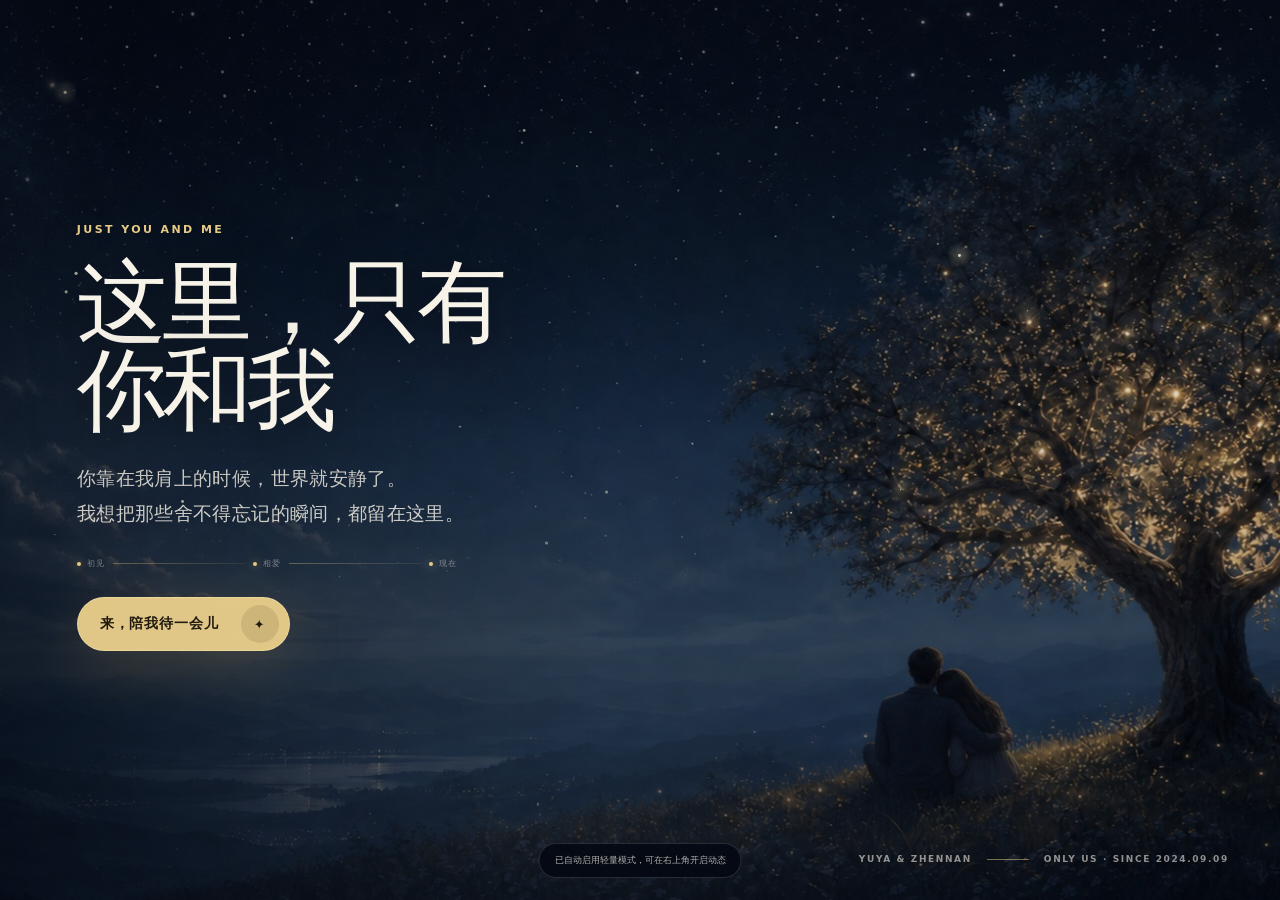
<file: index.html>
<!doctype html>
<html lang="zh-CN">
  <head>
    <meta charset="UTF-8" />
    <meta name="viewport" content="width=device-width, initial-scale=1.0" />
    <meta
      name="description"
      content="只属于我们两个人的星夜、回忆和没说完的话。"
    />
    <meta name="theme-color" content="#040915" />
    <meta name="robots" content="noindex, nofollow, noarchive" />
    <title>Yuya &amp; Zhennan · 这里只有你和我</title>
    <link
      rel="icon"
      href="data:image/svg+xml,%3Csvg xmlns='http://www.w3.org/2000/svg' viewBox='0 0 64 64'%3E%3Crect width='64' height='64' rx='18' fill='%23040915'/%3E%3Cpath d='M32 7l4.2 18.8L55 32l-18.8 6.2L32 57l-4.2-18.8L9 32l18.8-6.2L32 7z' fill='%23e9cd87'/%3E%3C/svg%3E"
    />
    <link rel="stylesheet" href="styles.css?v=20260716-1" />
  </head>
  <body>
    <div class="pointer-aura" aria-hidden="true"></div>
    <div class="transition-curtain" aria-hidden="true">
      <i></i><i></i><i></i>
      <span>✦</span>
    </div>
    <div class="scene" aria-hidden="true">
      <picture class="scene__picture">
        <source
          media="(max-width: 680px)"
          srcset="assets/star-tree-couple-mobile.jpg"
        />
        <img
          id="sceneImage"
          src="assets/star-tree-couple-desktop.jpg"
          width="1672"
          height="941"
          alt=""
          decoding="async"
          fetchpriority="high"
          loading="eager"
        />
      </picture>
      <div class="scene__grade"></div>
      <div class="scene__mist"></div>
      <canvas class="ambient-stars" id="ambientCanvas"></canvas>
      <div class="scene__grain"></div>
    </div>

    <section class="prologue" id="prologue" aria-labelledby="prologueTitle">
      <div class="prologue__content">
        <p class="eyebrow">Just you and me</p>
        <h1 id="prologueTitle">这里，只有<br />你和我</h1>
        <p class="prologue__lead">
          你靠在我肩上的时候，世界就安静了。<br />我想把那些舍不得忘记的瞬间，都留在这里。
        </p>
        <div class="prologue__coordinates" aria-hidden="true">
          <span><i></i> 初见</span>
          <b></b>
          <span><i></i> 相爱</span>
          <b></b>
          <span><i></i> 现在</span>
        </div>
        <button
          class="primary-button"
          id="enterButton"
          type="button"
        >
          <span>来，陪我待一会儿</span>
          <span class="button-star" aria-hidden="true">✦</span>
        </button>
      </div>
      <div class="prologue__signature" aria-hidden="true">
        <span>Yuya &amp; Zhennan</span>
        <i></i>
        <span>Only us · Since 2024.09.09</span>
      </div>
    </section>

    <main class="experience" id="experience" aria-label="我们的星夜">
      <header class="site-header">
        <a class="brand" href="#tonight" aria-label="回到今夜">
          <span class="brand__mark" aria-hidden="true">✦</span>
          <span class="brand__copy">
            <strong>Yuya &amp; Zhennan</strong>
            <small>Only you can see this</small>
          </span>
        </a>

        <div class="time-mark" aria-live="polite">
          <span class="time-mark__dot"></span>
          <span>相爱第 <strong data-day-count>1</strong> 天</span>
        </div>

        <div class="header-actions">
          <label class="identity-control">
            <span>我是</span>
            <select id="identitySelect" aria-label="选择本机使用者身份">
              <option value="yuya">Yuya</option>
              <option value="zhennan">Zhennan</option>
            </select>
          </label>
          <button
            class="quiet-button motion-toggle"
            id="motionToggle"
            type="button"
            aria-pressed="false"
            aria-label="切换动态效果"
          >
            <span aria-hidden="true">≈</span>
            <span class="motion-toggle__label">动态</span>
          </button>
          <button class="quiet-button logout-button" id="logoutButton" type="button">
            <span aria-hidden="true">↗</span>
            <span class="logout-button__label">退出</span>
          </button>
        </div>
      </header>

      <section class="view view--tonight is-active" id="tonight" data-view="tonight">
        <div class="tonight-copy">
          <p class="eyebrow">Only for you · <span id="todayDateLabel"></span></p>
          <h2>又想你了，<br />也更想抱你</h2>
          <p id="tonightMessage">
            如果你就在我身边，我大概不会说太多话。只会让你靠着我，再把你抱紧一点。
          </p>
          <div class="tonight-actions">
            <button class="primary-button primary-button--small" id="todayButton" type="button">
              <span>看看今晚写给你的话</span>
              <span class="button-star" aria-hidden="true">✦</span>
            </button>
            <button class="text-button" id="randomButton" type="button">
              翻一段我们的从前
              <span aria-hidden="true">↗</span>
            </button>
          </div>
        </div>

        <div class="today-orbit" aria-hidden="true">
          <span class="today-orbit__ring"></span>
          <span class="today-orbit__star">✦</span>
          <span class="today-orbit__label">DAY <b data-day-count>1</b></span>
        </div>

        <p class="scene-caption">
          <span></span>
          我喜欢你靠在我肩上，也喜欢你什么都不说地陪着我
        </p>

        <div class="tonight-fragments" aria-label="今晚的小事">
          <article>
            <span>01 / TOUCH</span>
            <strong>想让你再靠近一点</strong>
          </article>
          <article>
            <span>02 / VOICE</span>
            <strong>想听你叫我的名字</strong>
          </article>
          <article>
            <span>03 / LATER</span>
            <strong>想和你一起慢慢睡着</strong>
          </article>
        </div>
      </section>

      <section class="view view--map" id="starMap" data-view="map" aria-labelledby="mapTitle">
        <div class="map-heading">
          <p class="eyebrow">Every night we shared</p>
          <h2 id="mapTitle">我们一起走过的夜</h2>
          <p>想你、见你、拌嘴、和好，还有那些赖在一起什么都不做的日子，全都在这里。</p>
        </div>

        <div class="map-stage">
          <canvas id="mapCanvas" aria-label="按日期排列的星图"></canvas>
          <div class="map-empty" id="mapEmpty" hidden>这一年还没有星星。</div>
          <div class="map-months" id="mapMonths" aria-label="按月份浏览"></div>
          <div class="map-hint" aria-hidden="true">
            <span class="map-hint__cursor">◎</span>
            随便点一颗，看看那天的我们
          </div>
        </div>

        <div class="map-controls" aria-label="选择年份和日期">
          <button class="map-year-button" id="prevYearButton" type="button" aria-label="上一年">←</button>
          <strong id="mapYearLabel">2024</strong>
          <button class="map-year-button" id="nextYearButton" type="button" aria-label="下一年">→</button>
          <label class="date-search">
            <span>跳到日期</span>
            <input id="dateInput" type="date" />
          </label>
        </div>
      </section>

      <section
        class="view view--pulse"
        id="pulse"
        data-view="pulse"
        aria-labelledby="pulseTitle"
      >
        <div class="pulse-heading">
          <p class="eyebrow">Right here, right now</p>
          <h2 id="pulseTitle">此刻的你，<br />离我并不远</h2>
          <p>留下现在的心情，或者一句突然想说的话。下次打开这里，我们都会看见。</p>
        </div>

        <div class="pulse-layout">
          <article class="presence-card constellation-card">
            <div class="module-label"><span>01</span><b>我们的心情轨道</b></div>
            <div class="presence-pair">
              <div class="person-status">
                <span class="person-status__initial">Y</span>
                <div>
                  <strong>Yuya</strong>
                  <p data-mood-for="yuya">想你</p>
                  <small data-mood-time-for="yuya">还没有更新</small>
                </div>
              </div>
              <div class="connection-core" aria-hidden="true">
                <i></i><span>♡</span><b></b>
              </div>
              <div class="person-status person-status--right">
                <div>
                  <strong>Zhennan</strong>
                  <p data-mood-for="zhennan">想你</p>
                  <small data-mood-time-for="zhennan">还没有更新</small>
                </div>
                <span class="person-status__initial">Z</span>
              </div>
            </div>

            <div class="checkin-panel">
              <div class="person-switch" aria-label="选择是谁">
                <button class="is-selected" type="button" data-person="yuya">我是 Yuya</button>
                <button type="button" data-person="zhennan">我是 Zhennan</button>
              </div>
              <p>现在是什么心情？</p>
              <div class="mood-options">
                <button type="button" data-mood="想你">想你</button>
                <button type="button" data-mood="开心">开心</button>
                <button type="button" data-mood="平静">平静</button>
                <button type="button" data-mood="疲惫">疲惫</button>
                <button type="button" data-mood="委屈">委屈</button>
                <button type="button" data-mood="需要抱抱">需要抱抱</button>
              </div>
            </div>
          </article>

          <article class="whisper-module constellation-card">
            <div class="module-label"><span>02</span><b>只给你看的星空留言</b></div>
            <form id="whisperForm">
              <label>
                <span>是谁在说</span>
                <select id="whisperAuthor" name="author">
                  <option value="yuya">Yuya</option>
                  <option value="zhennan">Zhennan</option>
                </select>
              </label>
              <label class="whisper-input">
                <span>想说什么</span>
                <textarea id="whisperMessage" name="message" maxlength="160" placeholder="比如：今天也很想你……" required></textarea>
              </label>
              <div class="whisper-submit">
                <small><b id="whisperCount">0</b> / 160</small>
                <button type="submit"><span>把这句话变成星星</span><i>✦</i></button>
              </div>
            </form>
            <div class="whisper-list" id="whisperList" aria-live="polite">
              <p class="whisper-empty">第一句话，还在等我们写下。</p>
            </div>
          </article>

          <article class="capsule-module constellation-card">
            <div class="module-label"><span>03</span><b>还没有发生的回忆</b></div>
            <div class="capsule-track">
              <div class="capsule-item capsule-item--warm">
                <span>NEXT HUG</span>
                <h3>下一次见面</h3>
                <p>先什么都别说，让我抱够了再慢慢告诉你有多想你。</p>
                <i aria-hidden="true">01</i>
              </div>
              <div class="capsule-item capsule-item--blue">
                <span>ONE NIGHT</span>
                <h3>一起看星星</h3>
                <p>找一个真正安静的地方，躺到很晚，把愿望说给彼此听。</p>
                <i aria-hidden="true">02</i>
              </div>
              <div class="capsule-item capsule-item--rose">
                <span>SOMEDAY</span>
                <h3>我们的家</h3>
                <p>不用很大，有两个人的杯子、拖鞋，还有每天都能见到的你。</p>
                <i aria-hidden="true">03</i>
              </div>
            </div>
          </article>

          <article class="question-module constellation-card">
            <div class="module-label"><span>04</span><b>今晚只问彼此一件事</b></div>
            <blockquote id="nightQuestion">“最近哪一个瞬间，让你特别想抱抱我？”</blockquote>
            <button class="question-shuffle" id="questionShuffle" type="button">
              换一个更靠近彼此的问题 <span>↻</span>
            </button>
            <form class="question-answer-form" id="nightAnswerForm">
              <textarea
                id="nightAnswerMessage"
                maxlength="160"
                placeholder="把此刻想到的答案留在这里……"
                required
              ></textarea>
              <div>
                <small>
                  <b id="nightAnswerCount">0</b> / 160 ·
                  <span data-current-person-name>Yuya</span>
                </small>
                <button type="submit">留下回答 <span>✦</span></button>
              </div>
            </form>
            <div class="question-answer-list" id="nightAnswerList" aria-live="polite">
              <p class="question-answer-empty">今晚的第一份回答，还在等你们写下。</p>
            </div>
          </article>
        </div>
      </section>

      <section
        class="view view--memories"
        id="memories"
        data-view="memories"
        aria-labelledby="memoriesTitle"
      >
        <div class="memories-heading">
          <p class="eyebrow">The two of us</p>
          <h2 id="memoriesTitle">我舍不得忘记的我们</h2>
          <p>这里不只收着纪念日。你笑的样子、靠着我的时候，还有我们一起浪费掉的时间，我都想记住。</p>
        </div>
        <div class="memory-stats" aria-label="我们的时间">
          <article>
            <span>在一起</span>
            <strong><b data-day-count>1</b> 天</strong>
            <p>还想继续往后数</p>
          </article>
          <article>
            <span>一起经过</span>
            <strong><b data-season-count>1</b> 个季节</strong>
            <p>每一个都和以前不一样</p>
          </article>
          <article>
            <span>已经点亮</span>
            <strong><b data-memory-count>5</b> 段回忆</strong>
            <p>以后会越来越多</p>
          </article>
        </div>
        <div class="memory-rail" id="memoryRail"></div>
        <div class="everyday-notes" aria-labelledby="everydayTitle">
          <div class="everyday-notes__heading">
            <p class="eyebrow">Little things I love</p>
            <h3 id="everydayTitle">我喜欢的，都是很小的事</h3>
          </div>
          <div class="everyday-notes__grid">
            <article>
              <span>01</span>
              <p>喜欢你累了就靠过来，好像我的肩膀本来就是给你留的。</p>
            </article>
            <article>
              <span>02</span>
              <p>喜欢和你待在一起时不用找话题，安静也不会觉得尴尬。</p>
            </article>
            <article>
              <span>03</span>
              <p>喜欢你叫我名字的语气，也喜欢每次见面时忍不住靠近你。</p>
            </article>
          </div>
        </div>
      </section>

      <section
        class="view view--letter"
        id="letter"
        data-view="letter"
        aria-labelledby="letterTitle"
      >
        <div class="letter-heading">
          <p class="eyebrow">A private letter</p>
          <h2 id="letterTitle">有些话，反正只给你看</h2>
          <p>不用写得像一封正式的情书。这里只有我们两个，我就直接说了。</p>
        </div>

        <div class="letter-layout">
          <article class="love-letter">
            <div class="love-letter__meta">
              <span>TO：我最想抱住的人</span>
              <span id="letterDate"></span>
            </div>
            <h3>我是真的很喜欢你。</h3>
            <p>
              不是只喜欢那些特别浪漫的时刻。我也喜欢你困了、累了、偶尔闹脾气的样子，
              喜欢你靠在我肩上以后，整个人慢慢放松下来的感觉。
            </p>
            <p>
              我们当然不会每天都完美。有时会不开心，会说错话，也会有不知道该怎么表达的时候。
              但我还是想站在你这边，想和你好好说话，想抱着你把那些别扭慢慢解开。
            </p>
            <p>
              以后还有很多普通日子。想和你一起吃饭、散步、看电影、发呆，
              想让“下次见”慢慢变成“每天见”。
            </p>
            <footer>
              <span>一直喜欢你的人</span>
              <strong>Zhennan</strong>
            </footer>
          </article>

          <div class="letter-side">
            <article class="promise-card">
              <p class="eyebrow">Things I want with you</p>
              <h3>还想和你做很多事</h3>
              <ul id="wishList" aria-live="polite">
                <li class="is-done"><button type="button"><span>✓</span><b>找一个晚上，什么都不做，只抱着你</b></button></li>
                <li><button type="button"><span>○</span><b>一起去看真正没有灯光的星空</b></button></li>
                <li><button type="button"><span>○</span><b>把想去的地方一站一站走完</b></button></li>
                <li><button type="button"><span>○</span><b>拍很多自然又不完美的合照</b></button></li>
                <li><button type="button"><span>○</span><b>一起拥有属于我们的家</b></button></li>
              </ul>
              <form class="wish-form" id="wishForm">
                <input
                  id="wishInput"
                  type="text"
                  maxlength="80"
                  placeholder="再加一件想一起做的事"
                  required
                />
                <button type="submit" aria-label="添加愿望">＋</button>
              </form>
            </article>
            <article class="next-date-card">
              <span>距离下一次周年</span>
              <strong><b data-next-anniversary>1</b> 天</strong>
              <p>到那天，这里会再亮起一片新的星光。</p>
            </article>
          </div>
        </div>
      </section>

      <nav class="view-nav" aria-label="星夜导航">
        <button class="view-nav__button is-active" type="button" data-target="tonight" aria-current="page">
          <span aria-hidden="true">✦</span>
          <span>今夜</span>
        </button>
        <button class="view-nav__button" type="button" data-target="map">
          <span aria-hidden="true">⌁</span>
          <span>星图</span>
        </button>
        <button class="view-nav__button" type="button" data-target="memories">
          <span aria-hidden="true">□</span>
          <span>我们</span>
        </button>
        <button class="view-nav__button" type="button" data-target="pulse">
          <span aria-hidden="true">◌</span>
          <span>此刻</span>
        </button>
        <button class="view-nav__button" type="button" data-target="letter">
          <span aria-hidden="true">♡</span>
          <span>给你</span>
        </button>
      </nav>
    </main>

    <aside class="memory-sheet" id="memorySheet" aria-hidden="true" aria-labelledby="memoryTitle">
      <button class="memory-sheet__backdrop" id="memoryBackdrop" type="button" aria-label="关闭回忆"></button>
      <article class="memory-card" role="dialog" aria-modal="true">
        <header class="memory-card__header">
          <div>
          <p id="memoryKind">Only for you</p>
            <span id="memoryIndex">001 / 001</span>
          </div>
          <button class="close-button" id="closeMemoryButton" type="button" aria-label="关闭回忆">×</button>
        </header>
        <div class="memory-card__glow" aria-hidden="true"><span>✦</span></div>
        <div class="memory-card__body">
          <p class="memory-card__day" id="memoryDay">第 1 天</p>
          <h2 id="memoryTitle">我们从这里开始</h2>
          <p id="memoryMessage">从这一天起，我的以后里开始有了你。</p>
          <time id="memoryDate" datetime="2024-09-09">2024 年 9 月 9 日</time>
        </div>
        <footer class="memory-card__footer">
          <button id="previousMemoryButton" type="button">← 上一颗</button>
          <button id="nextMemoryButton" type="button">下一颗 →</button>
        </footer>
      </article>
    </aside>

    <div class="performance-note" id="performanceNote" role="status" aria-live="polite"></div>

    <script src="data/stars.js?v=20260713-2"></script>
    <script src="script.js?v=20260716-1"></script>
  </body>
</html>
</file>
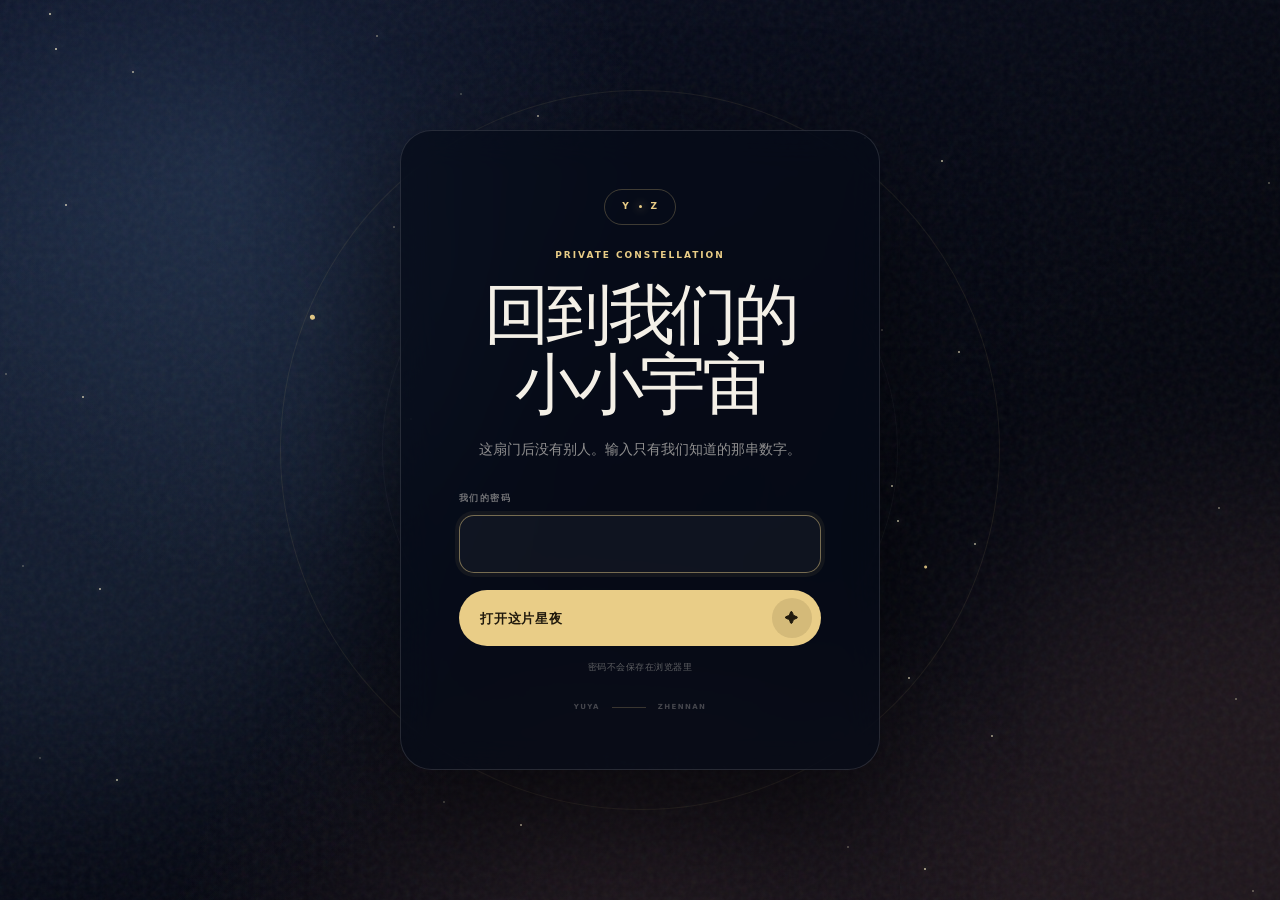
<file: login.html>
<!doctype html>
<html lang="zh-CN">
  <head>
    <meta charset="UTF-8" />
    <meta name="viewport" content="width=device-width, initial-scale=1.0" />
    <meta name="theme-color" content="#050816" />
    <meta name="robots" content="noindex, nofollow, noarchive" />
    <title>这里只有你和我 · 私密入口</title>
    <link rel="icon" href="data:image/svg+xml,%3Csvg xmlns='http://www.w3.org/2000/svg' viewBox='0 0 64 64'%3E%3Crect width='64' height='64' rx='18' fill='%23050816'/%3E%3Cpath d='M32 7l4.2 18.8L55 32l-18.8 6.2L32 57l-4.2-18.8L9 32l18.8-6.2L32 7z' fill='%23e9cd87'/%3E%3C/svg%3E" />
    <link rel="stylesheet" href="login.css?v=20260713-1" />
  </head>
  <body>
    <div class="night" aria-hidden="true">
      <div class="aurora aurora--one"></div>
      <div class="aurora aurora--two"></div>
      <div class="stars" id="loginStars"></div>
      <div class="orbit"><span></span><i></i></div>
    </div>

    <main class="login-shell">
      <section class="login-card" aria-labelledby="loginTitle">
        <div class="seal" aria-hidden="true"><span>Y</span><i></i><span>Z</span></div>
        <p class="eyebrow">PRIVATE CONSTELLATION</p>
        <h1 id="loginTitle">回到我们的<br />小小宇宙</h1>
        <p class="intro">这扇门后没有别人。输入只有我们知道的那串数字。</p>

        <form id="loginForm" novalidate>
          <label for="password">我们的密码</label>
          <div class="password-field">
            <input
              id="password"
              name="password"
              type="password"
              inputmode="numeric"
              pattern="[0-9]{8}"
              maxlength="8"
              autocomplete="current-password"
              aria-describedby="loginStatus"
              required
            />
            <span class="password-dots" aria-hidden="true">••••••••</span>
          </div>
          <button type="submit">
            <span>打开这片星夜</span>
            <i aria-hidden="true">✦</i>
          </button>
          <p class="status" id="loginStatus" role="status" aria-live="polite">密码不会保存在浏览器里</p>
        </form>

        <footer><span>YUYA</span><i></i><span>ZHENNAN</span></footer>
      </section>
    </main>
    <script src="login.js?v=20260713-3"></script>
  </body>
</html>
</file>
<file: styles.css>
:root {
  color-scheme: dark;
  --night: #040915;
  --night-soft: #091326;
  --ink: #f4f0e7;
  --ink-soft: rgba(244, 240, 231, 0.72);
  --ink-faint: rgba(244, 240, 231, 0.48);
  --gold: #e9cd87;
  --gold-bright: #fff1bd;
  --mist: #9eb5cd;
  --line: rgba(255, 255, 255, 0.14);
  --panel: rgba(5, 11, 23, 0.68);
  --ease-out: cubic-bezier(0.16, 0.8, 0.24, 1);
  font-family: "Songti SC", "STSong", "Noto Serif SC", Georgia, serif;
}

* {
  box-sizing: border-box;
}

html,
body {
  min-width: 320px;
  min-height: 100%;
  margin: 0;
}

html {
  background: var(--night);
}

body {
  min-height: 100svh;
  overflow: hidden;
  background: var(--night);
  color: var(--ink);
  -webkit-font-smoothing: antialiased;
  text-rendering: optimizeLegibility;
}

button,
input,
select,
textarea {
  font: inherit;
}

button {
  color: inherit;
}

button:focus-visible,
input:focus-visible,
select:focus-visible,
textarea:focus-visible,
a:focus-visible {
  outline: 2px solid var(--gold);
  outline-offset: 4px;
}

.scene {
  position: fixed;
  inset: 0;
  z-index: 0;
  overflow: hidden;
  background: #071021;
}

.scene__picture,
.scene__picture img,
.scene__grade,
.scene__mist,
.scene__grain,
.ambient-stars {
  position: absolute;
  inset: 0;
  width: 100%;
  height: 100%;
}

.scene__picture img {
  display: block;
  object-fit: cover;
  object-position: center center;
  transform: translate3d(var(--scene-x, 0), var(--scene-y, 0), 0) scale(1.025);
  transition: transform 2.4s var(--ease-out), filter 900ms ease;
}

.scene__grade {
  z-index: 1;
  background:
    linear-gradient(90deg, rgba(2, 6, 15, 0.68) 0%, rgba(3, 8, 18, 0.23) 48%, rgba(3, 7, 15, 0.12) 100%),
    linear-gradient(180deg, rgba(2, 5, 13, 0.24) 0%, transparent 48%, rgba(2, 6, 13, 0.34) 100%);
  transition: opacity 900ms ease, background 900ms ease;
}

.scene__mist {
  z-index: 2;
  top: auto;
  bottom: -10%;
  height: 45%;
  opacity: 0.24;
  background: radial-gradient(ellipse at 45% 60%, rgba(155, 183, 207, 0.32), transparent 62%);
  transform: translate3d(-1.5%, 0, 0) scale(1.08);
  animation: mistDrift 22s ease-in-out infinite alternate;
  pointer-events: none;
}

.ambient-stars {
  z-index: 3;
  pointer-events: none;
}

.scene__grain {
  z-index: 4;
  opacity: 0.045;
  background-image: url("data:image/svg+xml,%3Csvg viewBox='0 0 180 180' xmlns='http://www.w3.org/2000/svg'%3E%3Cfilter id='n'%3E%3CfeTurbulence type='fractalNoise' baseFrequency='.95' numOctaves='3' stitchTiles='stitch'/%3E%3C/filter%3E%3Crect width='100%25' height='100%25' filter='url(%23n)' opacity='.78'/%3E%3C/svg%3E");
  background-size: 180px 180px;
  pointer-events: none;
}

@keyframes mistDrift {
  to {
    transform: translate3d(1.5%, -1.2%, 0) scale(1.1);
  }
}

.eyebrow {
  margin: 0;
  color: var(--gold);
  font-family: Inter, "PingFang SC", system-ui, sans-serif;
  font-size: 11px;
  font-weight: 700;
  letter-spacing: 0.22em;
  line-height: 1.4;
  text-transform: uppercase;
}

.prologue,
.experience {
  position: fixed;
  inset: 0;
  z-index: 10;
}

.prologue {
  display: grid;
  align-items: center;
  padding: clamp(32px, 6vw, 96px);
  transition: opacity 1s ease, visibility 1s ease;
}

.prologue__content {
  width: min(650px, 58vw);
  padding-bottom: 3vh;
  text-shadow: 0 14px 54px rgba(0, 0, 0, 0.54);
}

.prologue h1 {
  margin: 22px 0 26px;
  color: #f7f3e9;
  font-size: clamp(58px, 7vw, 106px);
  font-weight: 400;
  letter-spacing: -0.055em;
  line-height: 0.98;
}

.prologue__lead {
  margin: 0 0 34px;
  color: rgba(244, 240, 231, 0.82);
  font-size: clamp(16px, 1.45vw, 21px);
  letter-spacing: 0.02em;
  line-height: 1.9;
}

.primary-button {
  display: inline-flex;
  align-items: center;
  justify-content: center;
  gap: 22px;
  min-height: 54px;
  padding: 0 10px 0 22px;
  border: 1px solid rgba(255, 241, 189, 0.36);
  border-radius: 999px;
  background: rgba(234, 207, 139, 0.96);
  box-shadow: 0 18px 60px rgba(228, 190, 98, 0.18);
  color: #201a0f;
  cursor: pointer;
  font-family: Inter, "PingFang SC", system-ui, sans-serif;
  font-size: 14px;
  font-weight: 700;
  letter-spacing: 0.06em;
  transition: transform 220ms var(--ease-out), box-shadow 220ms ease, background 220ms ease;
}

.primary-button:hover {
  background: var(--gold-bright);
  box-shadow: 0 22px 72px rgba(228, 190, 98, 0.28);
  transform: translateY(-2px);
}

.button-star {
  display: grid;
  width: 38px;
  height: 38px;
  place-items: center;
  border-radius: 50%;
  background: rgba(30, 23, 11, 0.1);
  font-size: 13px;
}

.primary-button--small {
  min-height: 48px;
  gap: 16px;
  font-size: 13px;
}

.primary-button--small .button-star {
  width: 34px;
  height: 34px;
}

.prologue__signature {
  position: absolute;
  right: clamp(26px, 4vw, 68px);
  bottom: clamp(24px, 4vh, 44px);
  display: flex;
  align-items: center;
  gap: 15px;
  color: rgba(244, 240, 231, 0.58);
  font-family: Inter, "PingFang SC", system-ui, sans-serif;
  font-size: 9px;
  font-weight: 600;
  letter-spacing: 0.18em;
  text-transform: uppercase;
}

.prologue__signature i {
  width: 42px;
  height: 1px;
  background: rgba(233, 205, 135, 0.5);
}

.experience {
  visibility: hidden;
  opacity: 0;
  transition: opacity 900ms ease, visibility 900ms ease;
}

body:not(.is-entered) .experience,
body:not(.is-entered) .experience * {
  pointer-events: none !important;
}

body:not(.is-entered) .experience .view {
  visibility: hidden;
}

body.is-entered .prologue {
  visibility: hidden;
  opacity: 0;
  pointer-events: none;
}

body.is-entered .experience {
  visibility: visible;
  opacity: 1;
}

body.is-entered .scene__picture img {
  transform: translate3d(var(--scene-x, 0), var(--scene-y, 0), 0) scale(1.04);
}

.pointer-aura {
  position: fixed;
  left: 0;
  top: 0;
  z-index: 6;
  width: 420px;
  height: 420px;
  border-radius: 50%;
  opacity: 0;
  background: radial-gradient(circle, rgba(238, 210, 141, 0.075), transparent 67%);
  pointer-events: none;
  transform: translate3d(calc(var(--pointer-x, 50vw) - 50%), calc(var(--pointer-y, 50vh) - 50%), 0);
  transition: opacity 500ms ease;
  will-change: transform;
}

body.is-entered:not(.is-motion-off) .pointer-aura {
  opacity: 1;
}

.transition-curtain {
  position: fixed;
  inset: 0;
  z-index: 200;
  display: grid;
  grid-template-columns: repeat(3, 1fr);
  visibility: hidden;
  pointer-events: none;
}

.transition-curtain i {
  display: block;
  background: #050916;
  transform: scaleY(0);
  transform-origin: bottom;
}

.transition-curtain > span {
  position: absolute;
  left: 50%;
  top: 50%;
  color: var(--gold-bright);
  font-size: 20px;
  opacity: 0;
  text-shadow: 0 0 36px var(--gold);
  transform: translate(-50%, -50%) scale(0.4) rotate(-30deg);
}

body.is-entering .transition-curtain {
  visibility: visible;
}

body.is-entering .transition-curtain i {
  animation: curtainPanel 1.15s var(--ease-out) both;
}

body.is-entering .transition-curtain i:nth-child(2) { animation-delay: 70ms; }
body.is-entering .transition-curtain i:nth-child(3) { animation-delay: 140ms; }

body.is-entering .transition-curtain > span {
  animation: curtainStar 1.12s ease both;
}

body.is-entering .prologue__content {
  opacity: 0;
  transform: translateY(-14px);
  transition: opacity 400ms ease, transform 500ms ease;
}

@keyframes curtainPanel {
  0% { transform: scaleY(0); transform-origin: bottom; }
  42%, 55% { transform: scaleY(1); transform-origin: bottom; }
  56% { transform-origin: top; }
  100% { transform: scaleY(0); transform-origin: top; }
}

@keyframes curtainStar {
  0%, 25% { opacity: 0; transform: translate(-50%, -50%) scale(0.4) rotate(-30deg); }
  47%, 58% { opacity: 1; transform: translate(-50%, -50%) scale(1.2) rotate(0); }
  100% { opacity: 0; transform: translate(-50%, -50%) scale(0.6) rotate(35deg); }
}

.prologue__coordinates {
  display: flex;
  width: min(380px, 100%);
  align-items: center;
  gap: 8px;
  margin: -7px 0 28px;
  color: rgba(244, 240, 231, 0.46);
  font-family: Inter, "PingFang SC", system-ui, sans-serif;
  font-size: 8px;
  letter-spacing: 0.14em;
}

.prologue__coordinates span {
  display: inline-flex;
  align-items: center;
  gap: 6px;
  white-space: nowrap;
}

.prologue__coordinates span i {
  width: 4px;
  height: 4px;
  border-radius: 50%;
  background: var(--gold);
  box-shadow: 0 0 10px var(--gold);
}

.prologue__coordinates b {
  flex: 1;
  height: 1px;
  overflow: hidden;
  background: linear-gradient(90deg, rgba(233, 205, 135, 0.35), rgba(233, 205, 135, 0.08));
  font-weight: 400;
}

.site-header {
  position: absolute;
  top: 0;
  left: 0;
  right: 0;
  z-index: 30;
  display: grid;
  grid-template-columns: 1fr auto 1fr;
  align-items: center;
  min-height: 92px;
  padding: 18px clamp(22px, 4vw, 64px);
  font-family: Inter, "PingFang SC", system-ui, sans-serif;
}

.brand {
  display: inline-flex;
  align-items: center;
  gap: 12px;
  width: max-content;
  color: var(--ink);
  text-decoration: none;
}

.brand__mark {
  display: grid;
  width: 35px;
  height: 35px;
  place-items: center;
  border: 1px solid rgba(233, 205, 135, 0.26);
  border-radius: 50%;
  background: rgba(3, 9, 19, 0.38);
  color: var(--gold);
  box-shadow: 0 0 30px rgba(233, 205, 135, 0.12);
  font-size: 11px;
}

.brand__copy {
  display: grid;
  gap: 3px;
}

.brand__copy strong {
  font-size: 11px;
  font-weight: 700;
  letter-spacing: 0.09em;
}

.brand__copy small {
  color: var(--ink-faint);
  font-size: 8px;
  font-weight: 600;
  letter-spacing: 0.18em;
  text-transform: uppercase;
}

.time-mark {
  display: inline-flex;
  align-items: center;
  gap: 10px;
  color: rgba(244, 240, 231, 0.7);
  font-size: 11px;
  letter-spacing: 0.1em;
}

.time-mark strong {
  color: var(--ink);
  font-weight: 700;
}

.time-mark__dot {
  width: 4px;
  height: 4px;
  border-radius: 50%;
  background: var(--gold);
  box-shadow: 0 0 12px var(--gold);
}

.quiet-button {
  display: inline-flex;
  align-items: center;
  justify-self: end;
  gap: 8px;
  min-height: 36px;
  padding: 0 13px;
  border: 1px solid var(--line);
  border-radius: 999px;
  background: rgba(3, 9, 19, 0.34);
  color: rgba(244, 240, 231, 0.7);
  cursor: pointer;
  font-size: 10px;
  letter-spacing: 0.1em;
}

.quiet-button[aria-pressed="true"] {
  color: var(--gold);
}

.header-actions {
  display: flex;
  align-items: center;
  justify-self: end;
  gap: 7px;
}

.identity-control {
  display: inline-flex;
  min-height: 36px;
  align-items: center;
  gap: 7px;
  padding: 0 8px 0 12px;
  border: 1px solid var(--line);
  border-radius: 999px;
  background: rgba(3, 9, 19, 0.34);
  color: var(--ink-faint);
  font-size: 8px;
  letter-spacing: 0.1em;
}

.identity-control select {
  min-width: 76px;
  height: 26px;
  padding: 0 22px 0 9px;
  border: 0;
  border-radius: 999px;
  outline: none;
  background: rgba(233, 205, 135, 0.1);
  color: var(--gold-bright);
  color-scheme: dark;
  font-size: 9px;
}

.logout-button:disabled {
  cursor: wait;
  opacity: 0.5;
}

.view {
  position: absolute;
  inset: 0;
  z-index: 10;
  visibility: hidden;
  opacity: 0;
  transform: translateY(16px);
  transition: opacity 520ms ease, transform 700ms var(--ease-out), visibility 520ms ease;
  pointer-events: none;
}

.view.is-active {
  visibility: visible;
  opacity: 1;
  transform: translateY(0);
  pointer-events: auto;
}

.view--tonight {
  display: flex;
  align-items: center;
  padding: 104px clamp(24px, 6vw, 92px) 104px;
}

.tonight-copy {
  width: min(560px, 47vw);
  margin-top: -2vh;
  text-shadow: 0 14px 56px rgba(0, 0, 0, 0.62);
}

.tonight-copy h2 {
  margin: 18px 0 20px;
  font-size: clamp(50px, 5.7vw, 88px);
  font-weight: 400;
  letter-spacing: -0.055em;
  line-height: 1.02;
}

.tonight-copy > p:not(.eyebrow) {
  max-width: 500px;
  margin: 0;
  color: rgba(244, 240, 231, 0.76);
  font-size: clamp(15px, 1.25vw, 18px);
  letter-spacing: 0.025em;
  line-height: 1.85;
}

.tonight-actions {
  display: flex;
  align-items: center;
  gap: 22px;
  margin-top: 30px;
}

.text-button {
  display: inline-flex;
  align-items: center;
  gap: 10px;
  padding: 10px 2px;
  border: 0;
  border-bottom: 1px solid rgba(244, 240, 231, 0.28);
  background: transparent;
  color: rgba(244, 240, 231, 0.74);
  cursor: pointer;
  font-family: Inter, "PingFang SC", system-ui, sans-serif;
  font-size: 11px;
  letter-spacing: 0.08em;
  transition: border-color 180ms ease, color 180ms ease;
}

.text-button:hover {
  border-color: var(--gold);
  color: var(--gold-bright);
}

.today-orbit {
  position: absolute;
  top: 24%;
  left: 65%;
  width: 150px;
  height: 150px;
  color: var(--gold-bright);
  transform: translate(-50%, -50%);
  pointer-events: none;
}

.today-orbit__ring {
  position: absolute;
  inset: 16px;
  border: 1px solid rgba(255, 239, 183, 0.2);
  border-radius: 50%;
  box-shadow: 0 0 70px rgba(239, 204, 116, 0.1), inset 0 0 44px rgba(239, 204, 116, 0.06);
  animation: orbitBreath 4.8s ease-in-out infinite;
}

.today-orbit__ring::before,
.today-orbit__ring::after {
  content: "";
  position: absolute;
  inset: 22px;
  border: 1px solid rgba(255, 255, 255, 0.08);
  border-radius: inherit;
}

.today-orbit__ring::after {
  inset: 47px;
  background: rgba(255, 239, 183, 0.18);
  border: 0;
  box-shadow: 0 0 28px rgba(255, 235, 163, 0.5);
}

.today-orbit__star {
  position: absolute;
  left: 50%;
  top: 50%;
  font-size: 14px;
  text-shadow: 0 0 22px var(--gold-bright);
  transform: translate(-50%, -50%);
}

.today-orbit__label {
  position: absolute;
  left: 50%;
  bottom: -7px;
  color: rgba(244, 240, 231, 0.56);
  font-family: Inter, system-ui, sans-serif;
  font-size: 8px;
  letter-spacing: 0.2em;
  transform: translateX(-50%);
  white-space: nowrap;
}

@keyframes orbitBreath {
  50% {
    opacity: 0.7;
    transform: scale(1.06);
  }
}

.scene-caption {
  position: absolute;
  left: clamp(24px, 6vw, 92px);
  bottom: 38px;
  display: flex;
  align-items: center;
  gap: 12px;
  margin: 0;
  color: rgba(244, 240, 231, 0.44);
  font-family: Inter, "PingFang SC", system-ui, sans-serif;
  font-size: 9px;
  letter-spacing: 0.12em;
}

.scene-caption span {
  width: 34px;
  height: 1px;
  background: rgba(233, 205, 135, 0.42);
}

.tonight-fragments {
  position: absolute;
  right: clamp(24px, 4vw, 64px);
  top: 115px;
  display: grid;
  width: min(270px, 23vw);
  gap: 8px;
}

.tonight-fragments article {
  position: relative;
  display: grid;
  gap: 5px;
  min-height: 72px;
  align-content: center;
  padding: 14px 17px;
  overflow: hidden;
  border: 1px solid rgba(255, 255, 255, 0.09);
  border-radius: 15px;
  background: rgba(4, 10, 21, 0.34);
  backdrop-filter: blur(8px);
  transition: border-color 200ms ease, transform 300ms var(--ease-out), background 200ms ease;
}

.tonight-fragments article::after {
  content: "";
  position: absolute;
  right: -30px;
  top: -30px;
  width: 74px;
  height: 74px;
  border: 1px solid rgba(233, 205, 135, 0.1);
  border-radius: 50%;
}

.tonight-fragments article:hover {
  border-color: rgba(233, 205, 135, 0.25);
  background: rgba(8, 16, 31, 0.54);
  transform: translateX(-5px);
}

.tonight-fragments span {
  color: var(--gold);
  font-family: Inter, system-ui, sans-serif;
  font-size: 7px;
  letter-spacing: 0.17em;
}

.tonight-fragments strong {
  font-size: 12px;
  font-weight: 400;
}

.view-nav {
  position: absolute;
  right: clamp(24px, 4vw, 64px);
  bottom: 30px;
  z-index: 40;
  display: flex;
  align-items: center;
  gap: 5px;
  padding: 5px;
  border: 1px solid rgba(255, 255, 255, 0.12);
  border-radius: 999px;
  background: rgba(3, 8, 18, 0.54);
  box-shadow: 0 18px 60px rgba(0, 0, 0, 0.24);
  font-family: Inter, "PingFang SC", system-ui, sans-serif;
  backdrop-filter: blur(12px);
}

.view-nav__button {
  display: inline-flex;
  align-items: center;
  gap: 7px;
  min-height: 37px;
  padding: 0 13px;
  border: 0;
  border-radius: 999px;
  background: transparent;
  color: rgba(244, 240, 231, 0.52);
  cursor: pointer;
  font-size: 10px;
  letter-spacing: 0.08em;
  transition: background 200ms ease, color 200ms ease;
}

.view-nav__button.is-active {
  background: rgba(233, 205, 135, 0.15);
  color: var(--gold-bright);
}

.view--map,
.view--memories,
.view--pulse,
.view--letter {
  padding: 112px clamp(24px, 5vw, 76px) 104px;
  overflow: auto;
  background: linear-gradient(180deg, rgba(2, 6, 14, 0.68), rgba(3, 8, 17, 0.83));
}

body.view-map .scene__picture img,
body.view-memories .scene__picture img,
body.view-pulse .scene__picture img,
body.view-letter .scene__picture img {
  filter: brightness(0.5) saturate(0.76);
  transform: translate3d(var(--scene-x, 0), var(--scene-y, 0), 0) scale(1.055);
}

body.view-map .scene__grade,
body.view-memories .scene__grade,
body.view-pulse .scene__grade,
body.view-letter .scene__grade {
  opacity: 0.72;
}

.map-heading,
.memories-heading,
.pulse-heading,
.letter-heading {
  position: relative;
  z-index: 3;
  max-width: 620px;
}

.map-heading h2,
.memories-heading h2,
.pulse-heading h2,
.letter-heading h2 {
  margin: 12px 0 10px;
  font-size: clamp(38px, 4.2vw, 64px);
  font-weight: 400;
  letter-spacing: -0.045em;
  line-height: 1.05;
}

.map-heading > p:not(.eyebrow),
.memories-heading > p:not(.eyebrow),
.pulse-heading > p:not(.eyebrow),
.letter-heading > p:not(.eyebrow) {
  margin: 0;
  color: var(--ink-soft);
  font-size: 14px;
  line-height: 1.8;
}

.map-stage {
  position: absolute;
  inset: 92px clamp(24px, 5vw, 76px) 86px 32%;
  overflow: hidden;
  border: 1px solid rgba(255, 255, 255, 0.1);
  border-radius: 30px;
  background:
    radial-gradient(ellipse at 50% 50%, rgba(48, 74, 110, 0.16), transparent 64%),
    rgba(2, 7, 16, 0.28);
}

#mapCanvas {
  position: absolute;
  inset: 0;
  width: 100%;
  height: 100%;
  cursor: crosshair;
}

.map-months {
  position: absolute;
  inset: 18px;
  pointer-events: none;
}

.month-marker {
  position: absolute;
  min-width: 64px;
  padding: 6px 10px;
  border: 1px solid rgba(255, 255, 255, 0.08);
  border-radius: 999px;
  background: rgba(3, 9, 20, 0.5);
  color: rgba(244, 240, 231, 0.5);
  cursor: pointer;
  font-family: Inter, "PingFang SC", system-ui, sans-serif;
  font-size: 8px;
  letter-spacing: 0.13em;
  pointer-events: auto;
  transform: translate(-50%, -50%);
  transition: border-color 180ms ease, color 180ms ease, background 180ms ease;
}

.month-marker:hover,
.month-marker.is-current {
  border-color: rgba(233, 205, 135, 0.35);
  background: rgba(233, 205, 135, 0.1);
  color: var(--gold-bright);
}

.map-hint {
  position: absolute;
  left: 22px;
  bottom: 18px;
  display: flex;
  align-items: center;
  gap: 8px;
  color: rgba(244, 240, 231, 0.34);
  font-family: Inter, "PingFang SC", system-ui, sans-serif;
  font-size: 8px;
  letter-spacing: 0.12em;
}

.map-hint__cursor {
  color: var(--gold);
}

.map-empty {
  position: absolute;
  left: 50%;
  top: 50%;
  color: var(--ink-faint);
  font-size: 13px;
  transform: translate(-50%, -50%);
}

.map-controls {
  position: absolute;
  left: clamp(24px, 5vw, 76px);
  bottom: 118px;
  z-index: 4;
  display: grid;
  grid-template-columns: 34px auto 34px;
  align-items: center;
  gap: 10px;
  font-family: Inter, "PingFang SC", system-ui, sans-serif;
}

.map-controls > strong {
  min-width: 78px;
  color: var(--gold-bright);
  font-size: 18px;
  letter-spacing: 0.08em;
  text-align: center;
}

.map-year-button {
  width: 34px;
  height: 34px;
  border: 1px solid var(--line);
  border-radius: 50%;
  background: rgba(255, 255, 255, 0.04);
  cursor: pointer;
}

.map-year-button:disabled {
  opacity: 0.25;
  cursor: default;
}

.date-search {
  grid-column: 1 / -1;
  display: grid;
  gap: 7px;
  margin-top: 10px;
  color: var(--ink-faint);
  font-size: 8px;
  letter-spacing: 0.13em;
  text-transform: uppercase;
}

.date-search input {
  width: 178px;
  min-height: 40px;
  padding: 0 12px;
  border: 1px solid var(--line);
  border-radius: 11px;
  background: rgba(3, 9, 20, 0.56);
  color: var(--ink);
  color-scheme: dark;
  font-size: 11px;
}

.view--memories {
  overflow-x: hidden;
  padding-bottom: 150px;
}

.memory-stats {
  display: grid;
  grid-template-columns: repeat(3, minmax(0, 1fr));
  gap: 12px;
  width: min(720px, 66vw);
  margin-top: 30px;
}

.memory-stats article {
  display: grid;
  min-height: 104px;
  align-content: center;
  gap: 6px;
  padding: 18px 20px;
  border: 1px solid rgba(255, 255, 255, 0.1);
  border-radius: 18px;
  background: rgba(7, 15, 29, 0.62);
  font-family: Inter, "PingFang SC", system-ui, sans-serif;
}

.memory-stats article:nth-child(2) {
  background: linear-gradient(145deg, rgba(90, 63, 56, 0.58), rgba(23, 25, 38, 0.76));
}

.memory-stats article:nth-child(3) {
  background: linear-gradient(145deg, rgba(45, 72, 77, 0.52), rgba(13, 24, 35, 0.78));
}

.memory-stats span {
  color: var(--ink-faint);
  font-size: 8px;
  letter-spacing: 0.14em;
}

.memory-stats strong {
  color: var(--ink);
  font-size: 20px;
  font-weight: 500;
}

.memory-stats strong b {
  color: var(--gold-bright);
  font-size: 25px;
  font-weight: 500;
}

.memory-stats p {
  margin: 0;
  color: rgba(244, 240, 231, 0.38);
  font-size: 8px;
  letter-spacing: 0.05em;
}

.memory-rail {
  display: grid;
  grid-auto-columns: minmax(260px, 30vw);
  grid-auto-flow: column;
  gap: 18px;
  width: calc(100% + clamp(24px, 5vw, 76px));
  margin-top: 30px;
  padding: 0 clamp(24px, 5vw, 76px) 24px 0;
  overflow-x: auto;
  overscroll-behavior-inline: contain;
  scroll-snap-type: x proximity;
  scrollbar-width: thin;
}

.chapter-card {
  position: relative;
  min-height: 320px;
  padding: 24px;
  overflow: hidden;
  border: 1px solid rgba(255, 255, 255, 0.12);
  border-radius: 24px;
  background: linear-gradient(160deg, rgba(24, 38, 58, 0.72), rgba(4, 10, 21, 0.82));
  cursor: pointer;
  scroll-snap-align: start;
  text-align: left;
  transition: border-color 220ms ease, transform 300ms var(--ease-out), background 220ms ease;
}

.chapter-card:hover {
  border-color: rgba(233, 205, 135, 0.38);
  background: linear-gradient(160deg, rgba(31, 48, 72, 0.78), rgba(5, 12, 25, 0.9));
  transform: translateY(-5px);
}

.chapter-card__number {
  color: var(--gold);
  font-family: Inter, system-ui, sans-serif;
  font-size: 9px;
  font-weight: 700;
  letter-spacing: 0.18em;
}

.chapter-card__star {
  position: absolute;
  right: 22px;
  top: 20px;
  color: var(--gold-bright);
  text-shadow: 0 0 22px rgba(255, 235, 166, 0.72);
}

.chapter-card__content {
  position: absolute;
  left: 24px;
  right: 24px;
  bottom: 24px;
}

.chapter-card h3 {
  margin: 0 0 10px;
  color: var(--ink);
  font-size: clamp(26px, 2.4vw, 38px);
  font-weight: 400;
  letter-spacing: -0.035em;
  line-height: 1.14;
}

.chapter-card p {
  display: -webkit-box;
  margin: 0 0 18px;
  overflow: hidden;
  color: var(--ink-soft);
  font-size: 12px;
  line-height: 1.7;
  -webkit-box-orient: vertical;
  -webkit-line-clamp: 2;
}

.chapter-card time {
  color: var(--ink-faint);
  font-family: Inter, "PingFang SC", system-ui, sans-serif;
  font-size: 8px;
  letter-spacing: 0.12em;
}

.everyday-notes {
  width: min(1100px, 100%);
  margin-top: 56px;
}

.everyday-notes__heading h3 {
  max-width: 620px;
  margin: 12px 0 0;
  font-size: clamp(32px, 3.6vw, 52px);
  font-weight: 400;
  letter-spacing: -0.045em;
  line-height: 1.12;
}

.everyday-notes__grid {
  display: grid;
  grid-template-columns: repeat(3, minmax(0, 1fr));
  gap: 14px;
  margin-top: 24px;
}

.everyday-notes__grid article {
  min-height: 210px;
  padding: 24px;
  border-radius: 22px;
  background: #d7c6ad;
  color: #172033;
}

.everyday-notes__grid article:nth-child(2) {
  background: #9db0b9;
}

.everyday-notes__grid article:nth-child(3) {
  background: #b69591;
}

.everyday-notes__grid span {
  display: block;
  margin-bottom: 76px;
  font-family: Inter, system-ui, sans-serif;
  font-size: 9px;
  font-weight: 700;
  letter-spacing: 0.16em;
}

.everyday-notes__grid p {
  margin: 0;
  font-size: clamp(17px, 1.55vw, 22px);
  line-height: 1.55;
}

.view--pulse {
  overflow-x: hidden;
  padding-bottom: 142px;
}

.pulse-heading {
  max-width: 760px;
}

.pulse-layout {
  display: grid;
  grid-template-columns: repeat(12, minmax(0, 1fr));
  gap: 16px;
  width: min(1180px, 100%);
  margin-top: 34px;
}

.constellation-card {
  position: relative;
  overflow: hidden;
  border: 1px solid rgba(255, 255, 255, 0.1);
  border-radius: 26px;
  background: rgba(6, 13, 27, 0.76);
  box-shadow: 0 26px 70px rgba(0, 0, 0, 0.15);
}

.constellation-card::before {
  content: "";
  position: absolute;
  right: -130px;
  top: -160px;
  width: 330px;
  height: 330px;
  border: 1px solid rgba(233, 205, 135, 0.07);
  border-radius: 50%;
  pointer-events: none;
}

.constellation-card::after {
  content: "";
  position: absolute;
  right: 38px;
  top: 46px;
  width: 4px;
  height: 4px;
  border-radius: 50%;
  background: var(--gold);
  box-shadow: 0 0 18px var(--gold), -72px 54px 0 -1px rgba(233, 205, 135, 0.55), -145px 8px 0 -1px rgba(255, 255, 255, 0.38);
  pointer-events: none;
}

.module-label {
  position: relative;
  z-index: 2;
  display: flex;
  align-items: center;
  gap: 10px;
  font-family: Inter, "PingFang SC", system-ui, sans-serif;
}

.module-label span {
  display: grid;
  width: 29px;
  height: 29px;
  place-items: center;
  border: 1px solid rgba(233, 205, 135, 0.24);
  border-radius: 50%;
  color: var(--gold);
  font-size: 7px;
}

.module-label b {
  color: rgba(244, 240, 231, 0.58);
  font-size: 9px;
  font-weight: 600;
  letter-spacing: 0.13em;
}

.presence-card {
  grid-column: span 7;
  min-height: 390px;
  padding: 26px;
  background:
    radial-gradient(circle at 50% 32%, rgba(94, 123, 155, 0.16), transparent 38%),
    rgba(6, 13, 27, 0.78);
}

.presence-pair {
  position: relative;
  z-index: 2;
  display: grid;
  grid-template-columns: 1fr 110px 1fr;
  align-items: center;
  min-height: 180px;
  padding-top: 14px;
}

.person-status {
  display: flex;
  align-items: center;
  gap: 12px;
}

.person-status--right {
  justify-content: flex-end;
  text-align: right;
}

.person-status__initial {
  display: grid;
  width: 52px;
  height: 52px;
  flex: 0 0 auto;
  place-items: center;
  border: 1px solid rgba(255, 255, 255, 0.15);
  border-radius: 50%;
  background: linear-gradient(145deg, rgba(210, 188, 145, 0.18), rgba(255, 255, 255, 0.025));
  color: var(--gold-bright);
  font-family: Georgia, serif;
  font-size: 20px;
}

.person-status strong {
  font-family: Inter, system-ui, sans-serif;
  font-size: 11px;
  letter-spacing: 0.1em;
}

.person-status p {
  margin: 6px 0 0;
  color: var(--gold);
  font-size: 13px;
}

.person-status small {
  display: block;
  margin-top: 4px;
  color: rgba(244, 240, 231, 0.3);
  font-family: Inter, "PingFang SC", system-ui, sans-serif;
  font-size: 7px;
  letter-spacing: 0.04em;
}

.connection-core {
  position: relative;
  display: grid;
  width: 92px;
  height: 92px;
  place-self: center;
  place-items: center;
  border: 1px solid rgba(233, 205, 135, 0.16);
  border-radius: 50%;
}

.connection-core::before,
.connection-core::after {
  content: "";
  position: absolute;
  top: 50%;
  width: 70px;
  height: 1px;
  background: linear-gradient(90deg, transparent, rgba(233, 205, 135, 0.32));
}

.connection-core::before { right: 100%; }
.connection-core::after { left: 100%; transform: rotate(180deg); }

.connection-core i,
.connection-core b {
  position: absolute;
  inset: 14px;
  border: 1px solid rgba(255, 255, 255, 0.08);
  border-radius: 50%;
  animation: connectionPulse 3.6s ease-in-out infinite;
}

.connection-core b {
  inset: 29px;
  background: rgba(233, 205, 135, 0.12);
  border: 0;
  box-shadow: 0 0 28px rgba(233, 205, 135, 0.18);
  animation-delay: -1.2s;
}

.connection-core span {
  position: relative;
  z-index: 2;
  color: var(--gold-bright);
  font-size: 17px;
  text-shadow: 0 0 20px var(--gold);
}

@keyframes connectionPulse {
  50% { opacity: 0.5; transform: scale(1.12); }
}

.checkin-panel {
  position: relative;
  z-index: 2;
  padding: 19px;
  border: 1px solid rgba(255, 255, 255, 0.08);
  border-radius: 18px;
  background: rgba(255, 255, 255, 0.025);
}

.person-switch {
  display: flex;
  gap: 6px;
}

.person-switch button,
.mood-options button {
  border: 1px solid rgba(255, 255, 255, 0.1);
  border-radius: 999px;
  background: transparent;
  color: rgba(244, 240, 231, 0.52);
  cursor: pointer;
  font-family: Inter, "PingFang SC", system-ui, sans-serif;
  transition: color 180ms ease, border-color 180ms ease, background 180ms ease, transform 180ms ease;
}

.person-switch button {
  min-height: 30px;
  padding: 0 12px;
  font-size: 8px;
}

.person-switch button.is-selected,
.mood-options button:hover,
.mood-options button.is-selected {
  border-color: rgba(233, 205, 135, 0.32);
  background: rgba(233, 205, 135, 0.1);
  color: var(--gold-bright);
}

.checkin-panel > p {
  margin: 15px 0 10px;
  color: var(--ink-faint);
  font-size: 10px;
}

.mood-options {
  display: flex;
  flex-wrap: wrap;
  gap: 7px;
}

.mood-options button {
  min-height: 32px;
  padding: 0 13px;
  font-size: 10px;
}

.mood-options button:active { transform: scale(0.96); }

.whisper-module {
  grid-column: span 5;
  min-height: 390px;
  padding: 26px;
  background: linear-gradient(155deg, rgba(75, 56, 66, 0.64), rgba(11, 17, 31, 0.82));
}

.whisper-module form {
  position: relative;
  z-index: 2;
  display: grid;
  grid-template-columns: 116px 1fr;
  gap: 11px;
  margin-top: 26px;
}

.whisper-module label {
  display: grid;
  align-content: start;
  gap: 8px;
  color: rgba(244, 240, 231, 0.4);
  font-family: Inter, "PingFang SC", system-ui, sans-serif;
  font-size: 8px;
  letter-spacing: 0.11em;
}

.whisper-module select,
.whisper-module textarea {
  width: 100%;
  border: 1px solid rgba(255, 255, 255, 0.1);
  border-radius: 13px;
  outline: none;
  background: rgba(3, 8, 17, 0.38);
  color: var(--ink);
}

.whisper-module select {
  height: 46px;
  padding: 0 12px;
  color-scheme: dark;
  font-size: 11px;
}

.whisper-input { grid-column: span 1; }

.whisper-module textarea {
  height: 82px;
  padding: 12px;
  resize: none;
  font-size: 11px;
  line-height: 1.6;
}

.whisper-module textarea::placeholder { color: rgba(244, 240, 231, 0.25); }

.whisper-submit {
  grid-column: 1 / -1;
  display: flex;
  align-items: center;
  justify-content: space-between;
}

.whisper-submit small {
  color: var(--ink-faint);
  font-family: Inter, system-ui, sans-serif;
  font-size: 8px;
}

.whisper-submit button {
  display: inline-flex;
  min-height: 37px;
  align-items: center;
  gap: 12px;
  padding: 0 8px 0 14px;
  border: 0;
  border-radius: 999px;
  background: #d8c18d;
  color: #211b10;
  cursor: pointer;
  font-family: Inter, "PingFang SC", system-ui, sans-serif;
  font-size: 9px;
  font-weight: 700;
}

.whisper-submit button:disabled { opacity: 0.55; cursor: wait; }

.whisper-submit button i {
  display: grid;
  width: 25px;
  height: 25px;
  place-items: center;
  border-radius: 50%;
  background: rgba(33, 27, 16, 0.1);
  font-style: normal;
}

.whisper-list {
  position: relative;
  z-index: 2;
  display: grid;
  max-height: 124px;
  gap: 7px;
  margin-top: 18px;
  overflow-y: auto;
  scrollbar-width: thin;
}

.whisper-item {
  display: grid;
  grid-template-columns: 26px 1fr auto;
  align-items: start;
  gap: 9px;
  padding: 9px 10px;
  border-radius: 12px;
  background: rgba(255, 255, 255, 0.045);
}

.whisper-item__star {
  display: grid;
  width: 24px;
  height: 24px;
  place-items: center;
  border-radius: 50%;
  background: rgba(233, 205, 135, 0.1);
  color: var(--gold);
  font-size: 8px;
}

.whisper-item p { margin: 0; color: var(--ink-soft); font-size: 10px; line-height: 1.55; }
.whisper-item strong { display: block; margin-bottom: 3px; color: var(--gold-bright); font: 700 7px/1 Inter, system-ui, sans-serif; letter-spacing: 0.1em; }
.whisper-item time { color: rgba(244, 240, 231, 0.28); font: 500 7px/1.4 Inter, system-ui, sans-serif; white-space: nowrap; }
.whisper-empty { margin: 16px 0 0; color: rgba(244, 240, 231, 0.34); font-size: 10px; }

.capsule-module {
  grid-column: span 7;
  min-height: 330px;
  padding: 26px;
}

.capsule-track {
  position: relative;
  z-index: 2;
  display: grid;
  grid-template-columns: repeat(3, minmax(0, 1fr));
  gap: 10px;
  margin-top: 24px;
}

.capsule-item {
  position: relative;
  min-height: 220px;
  padding: 20px;
  overflow: hidden;
  border-radius: 18px;
  color: #182034;
  transition: transform 350ms var(--ease-out);
}

.capsule-item:hover { transform: translateY(-6px) rotate(-0.7deg); }
.capsule-item--warm { background: #d8c7aa; }
.capsule-item--blue { background: #9eb2bd; }
.capsule-item--rose { background: #bd9694; }
.capsule-item > span { font: 700 7px/1 Inter, system-ui, sans-serif; letter-spacing: 0.17em; }
.capsule-item h3 { margin: 38px 0 10px; font-size: 22px; font-weight: 400; letter-spacing: -0.04em; }
.capsule-item p { margin: 0; color: rgba(24, 32, 52, 0.72); font-size: 11px; line-height: 1.65; }
.capsule-item i { position: absolute; right: 14px; bottom: -8px; color: rgba(24, 32, 52, 0.1); font: 400 58px/1 Georgia, serif; }

.question-module {
  grid-column: span 5;
  min-height: 500px;
  padding: 26px;
  background:
    radial-gradient(circle at 82% 22%, rgba(233, 205, 135, 0.15), transparent 28%),
    linear-gradient(145deg, rgba(68, 70, 91, 0.7), rgba(16, 20, 35, 0.9));
}

.question-module blockquote {
  position: relative;
  z-index: 2;
  min-height: 112px;
  margin: 30px 0 0;
  font-size: clamp(23px, 2.3vw, 34px);
  letter-spacing: -0.035em;
  line-height: 1.42;
}

.question-module blockquote.is-changing { animation: questionChange 380ms var(--ease-out); }

.question-shuffle {
  position: relative;
  z-index: 2;
  display: flex;
  width: 100%;
  align-items: center;
  justify-content: space-between;
  padding: 12px 0 8px;
  border: 0;
  border-top: 1px solid rgba(255, 255, 255, 0.1);
  background: transparent;
  color: var(--ink-faint);
  cursor: pointer;
  font-family: Inter, "PingFang SC", system-ui, sans-serif;
  font-size: 9px;
  text-align: left;
}

.question-shuffle:hover { color: var(--gold-bright); }

.question-answer-form {
  position: relative;
  z-index: 2;
  display: grid;
  gap: 9px;
  margin-top: 10px;
}

.question-answer-form textarea {
  width: 100%;
  height: 72px;
  padding: 12px;
  resize: none;
  border: 1px solid rgba(255, 255, 255, 0.1);
  border-radius: 13px;
  outline: none;
  background: rgba(3, 8, 17, 0.34);
  color: var(--ink);
  font-size: 11px;
  line-height: 1.6;
}

.question-answer-form textarea::placeholder {
  color: rgba(244, 240, 231, 0.25);
}

.question-answer-form > div {
  display: flex;
  align-items: center;
  justify-content: space-between;
  gap: 10px;
}

.question-answer-form small {
  color: var(--ink-faint);
  font-family: Inter, "PingFang SC", system-ui, sans-serif;
  font-size: 7px;
}

.question-answer-form button {
  min-height: 32px;
  padding: 0 12px;
  border: 1px solid rgba(233, 205, 135, 0.24);
  border-radius: 999px;
  background: rgba(233, 205, 135, 0.12);
  color: var(--gold-bright);
  cursor: pointer;
  font-family: Inter, "PingFang SC", system-ui, sans-serif;
  font-size: 8px;
}

.question-answer-form button:disabled {
  cursor: wait;
  opacity: 0.5;
}

.question-answer-list {
  position: relative;
  z-index: 2;
  display: grid;
  max-height: 158px;
  gap: 7px;
  margin-top: 13px;
  overflow-y: auto;
  scrollbar-width: thin;
}

.question-answer-list article {
  padding: 10px 11px;
  border-radius: 12px;
  background: rgba(255, 255, 255, 0.045);
}

.question-answer-list strong {
  color: var(--gold);
  font: 700 7px/1.4 Inter, system-ui, sans-serif;
  letter-spacing: 0.08em;
}

.question-answer-list p {
  margin: 5px 0;
  color: var(--ink-soft);
  font-size: 10px;
  line-height: 1.55;
}

.question-answer-list small {
  display: block;
  overflow: hidden;
  color: rgba(244, 240, 231, 0.28);
  font-size: 7px;
  text-overflow: ellipsis;
  white-space: nowrap;
}

.question-answer-empty {
  margin: 8px 0 0;
  color: rgba(244, 240, 231, 0.34);
  font-size: 9px;
}

@keyframes questionChange {
  0% { opacity: 0; transform: translateY(10px); }
  100% { opacity: 1; transform: translateY(0); }
}

.view.is-active > *:not(.map-stage):not(.map-controls) {
  animation: viewContentArrive 620ms var(--ease-out) both;
}

.view.is-active > *:nth-child(2) { animation-delay: 80ms; }
.view.is-active > *:nth-child(3) { animation-delay: 140ms; }

@keyframes viewContentArrive {
  from { opacity: 0; transform: translateY(18px); }
}

.view--letter {
  overflow-x: hidden;
  padding-bottom: 130px;
}

.letter-heading {
  max-width: 820px;
}

.letter-layout {
  display: grid;
  grid-template-columns: minmax(0, 1.42fr) minmax(290px, 0.58fr);
  gap: 18px;
  width: min(1160px, 100%);
  margin-top: 30px;
}

.love-letter {
  min-height: 550px;
  padding: clamp(30px, 4vw, 56px);
  border-radius: 28px;
  background:
    radial-gradient(circle at 90% 10%, rgba(255, 255, 255, 0.5), transparent 28%),
    #dfd2bd;
  box-shadow: 0 26px 90px rgba(0, 0, 0, 0.22);
  color: #182033;
}

.love-letter__meta {
  display: flex;
  align-items: center;
  justify-content: space-between;
  padding-bottom: 20px;
  border-bottom: 1px solid rgba(24, 32, 51, 0.16);
  font-family: Inter, "PingFang SC", system-ui, sans-serif;
  font-size: 8px;
  font-weight: 700;
  letter-spacing: 0.13em;
}

.love-letter h3 {
  margin: 36px 0 24px;
  font-size: clamp(38px, 4vw, 62px);
  font-weight: 400;
  letter-spacing: -0.05em;
  line-height: 1.08;
}

.love-letter > p {
  max-width: 690px;
  margin: 0 0 18px;
  color: rgba(24, 32, 51, 0.78);
  font-size: 15px;
  line-height: 1.9;
}

.love-letter footer {
  display: grid;
  justify-content: end;
  gap: 5px;
  margin-top: 34px;
  text-align: right;
}

.love-letter footer span {
  font-size: 12px;
}

.love-letter footer strong {
  font-family: "Snell Roundhand", "Kaiti SC", cursive;
  font-size: 25px;
  font-weight: 500;
}

.letter-side {
  display: grid;
  align-content: start;
  gap: 18px;
}

.promise-card,
.next-date-card {
  border: 1px solid rgba(255, 255, 255, 0.12);
  border-radius: 24px;
  background: rgba(7, 15, 29, 0.78);
}

.promise-card {
  padding: 28px;
}

.promise-card h3 {
  margin: 12px 0 22px;
  font-size: 28px;
  font-weight: 400;
  letter-spacing: -0.04em;
}

.promise-card ul {
  display: grid;
  gap: 0;
  margin: 0;
  padding: 0;
  list-style: none;
}

.promise-card li {
  border-top: 1px solid rgba(255, 255, 255, 0.08);
}

.promise-card li button {
  display: grid;
  width: 100%;
  grid-template-columns: 20px 1fr;
  gap: 8px;
  padding: 13px 0;
  border: 0;
  background: transparent;
  color: var(--ink-soft);
  cursor: pointer;
  font-size: 12px;
  line-height: 1.5;
  text-align: left;
}

.promise-card li span {
  color: var(--gold);
}

.promise-card li b {
  font-weight: 400;
}

.promise-card li.is-done b {
  color: var(--ink-faint);
  text-decoration: line-through;
  text-decoration-color: rgba(233, 205, 135, 0.45);
}

.wish-form {
  display: grid;
  grid-template-columns: 1fr 34px;
  gap: 8px;
  margin-top: 14px;
}

.wish-form input {
  min-width: 0;
  height: 36px;
  padding: 0 12px;
  border: 1px solid rgba(255, 255, 255, 0.1);
  border-radius: 11px;
  outline: none;
  background: rgba(255, 255, 255, 0.04);
  color: var(--ink);
  font-size: 10px;
}

.wish-form input::placeholder {
  color: rgba(244, 240, 231, 0.28);
}

.wish-form button {
  width: 34px;
  height: 34px;
  border: 1px solid rgba(233, 205, 135, 0.25);
  border-radius: 50%;
  background: rgba(233, 205, 135, 0.1);
  color: var(--gold-bright);
  cursor: pointer;
}

.wish-form button:disabled {
  cursor: wait;
  opacity: 0.5;
}

.next-date-card {
  display: grid;
  gap: 7px;
  padding: 25px 28px;
  background: linear-gradient(145deg, rgba(96, 66, 58, 0.78), rgba(29, 27, 39, 0.85));
  font-family: Inter, "PingFang SC", system-ui, sans-serif;
}

.next-date-card > span {
  color: var(--ink-faint);
  font-size: 8px;
  letter-spacing: 0.13em;
}

.next-date-card strong {
  font-size: 21px;
  font-weight: 500;
}

.next-date-card strong b {
  color: var(--gold-bright);
  font-size: 30px;
  font-weight: 500;
}

.next-date-card p {
  margin: 4px 0 0;
  color: var(--ink-faint);
  font-size: 9px;
  line-height: 1.6;
}

.memory-sheet {
  position: fixed;
  inset: 0;
  z-index: 100;
  visibility: hidden;
  opacity: 0;
  transition: opacity 320ms ease, visibility 320ms ease;
}

.memory-sheet.is-open {
  visibility: visible;
  opacity: 1;
}

.memory-sheet__backdrop {
  position: absolute;
  inset: 0;
  width: 100%;
  height: 100%;
  padding: 0;
  border: 0;
  background: rgba(1, 4, 11, 0.64);
  cursor: default;
  backdrop-filter: blur(8px);
}

.memory-card {
  position: absolute;
  top: 50%;
  left: 50%;
  width: min(620px, calc(100% - 36px));
  min-height: min(620px, calc(100svh - 60px));
  overflow: hidden;
  border: 1px solid rgba(255, 255, 255, 0.16);
  border-radius: 30px;
  background:
    radial-gradient(ellipse at 50% 25%, rgba(91, 116, 146, 0.24), transparent 44%),
    linear-gradient(160deg, rgba(17, 29, 47, 0.98), rgba(4, 10, 22, 0.98));
  box-shadow: 0 34px 100px rgba(0, 0, 0, 0.54);
  opacity: 0;
  transform: translate(-50%, -46%) scale(0.97);
  transition: opacity 360ms ease, transform 500ms var(--ease-out);
}

.memory-sheet.is-open .memory-card {
  opacity: 1;
  transform: translate(-50%, -50%) scale(1);
}

.memory-card__header {
  position: relative;
  z-index: 2;
  display: flex;
  align-items: flex-start;
  justify-content: space-between;
  padding: 24px 26px;
  border-bottom: 1px solid rgba(255, 255, 255, 0.08);
  font-family: Inter, "PingFang SC", system-ui, sans-serif;
}

.memory-card__header > div {
  display: grid;
  gap: 5px;
}

.memory-card__header p {
  margin: 0;
  color: var(--gold);
  font-size: 8px;
  font-weight: 700;
  letter-spacing: 0.2em;
  text-transform: uppercase;
}

.memory-card__header span {
  color: var(--ink-faint);
  font-size: 8px;
  letter-spacing: 0.13em;
}

.close-button {
  display: grid;
  width: 36px;
  height: 36px;
  place-items: center;
  border: 1px solid var(--line);
  border-radius: 50%;
  background: rgba(255, 255, 255, 0.04);
  cursor: pointer;
  font-family: Inter, system-ui, sans-serif;
  font-size: 20px;
  font-weight: 300;
}

.memory-card__glow {
  position: absolute;
  left: 50%;
  top: 27%;
  display: grid;
  width: 116px;
  height: 116px;
  place-items: center;
  border: 1px solid rgba(233, 205, 135, 0.15);
  border-radius: 50%;
  background: radial-gradient(circle, rgba(255, 236, 170, 0.16), transparent 65%);
  color: var(--gold-bright);
  box-shadow: 0 0 80px rgba(233, 205, 135, 0.12);
  transform: translate(-50%, -50%);
}

.memory-card__glow::before {
  content: "";
  position: absolute;
  inset: 22px;
  border: 1px solid rgba(255, 255, 255, 0.1);
  border-radius: inherit;
}

.memory-card__glow span {
  text-shadow: 0 0 28px var(--gold-bright);
}

.memory-card__body {
  position: relative;
  z-index: 2;
  display: flex;
  min-height: 440px;
  flex-direction: column;
  align-items: center;
  justify-content: flex-end;
  padding: 170px 54px 50px;
  text-align: center;
}

.memory-card__day {
  margin: 0 0 14px;
  color: var(--gold);
  font-family: Inter, "PingFang SC", system-ui, sans-serif;
  font-size: 9px;
  font-weight: 700;
  letter-spacing: 0.16em;
}

.memory-card__body h2 {
  margin: 0 0 16px;
  font-size: clamp(34px, 4.8vw, 52px);
  font-weight: 400;
  letter-spacing: -0.045em;
  line-height: 1.08;
}

.memory-card__body > p:not(.memory-card__day) {
  max-width: 470px;
  margin: 0;
  color: var(--ink-soft);
  font-size: 15px;
  letter-spacing: 0.02em;
  line-height: 1.9;
}

.memory-card__body time {
  margin-top: 24px;
  color: var(--ink-faint);
  font-family: Inter, "PingFang SC", system-ui, sans-serif;
  font-size: 8px;
  letter-spacing: 0.16em;
}

.memory-card__footer {
  display: grid;
  grid-template-columns: 1fr 1fr;
  border-top: 1px solid rgba(255, 255, 255, 0.08);
}

.memory-card__footer button {
  min-height: 54px;
  border: 0;
  background: transparent;
  color: var(--ink-faint);
  cursor: pointer;
  font-family: Inter, "PingFang SC", system-ui, sans-serif;
  font-size: 9px;
  letter-spacing: 0.08em;
}

.memory-card__footer button + button {
  border-left: 1px solid rgba(255, 255, 255, 0.08);
}

.memory-card__footer button:hover {
  color: var(--gold-bright);
}

.performance-note {
  position: fixed;
  left: 50%;
  bottom: 22px;
  z-index: 150;
  max-width: calc(100% - 32px);
  padding: 10px 15px;
  border: 1px solid var(--line);
  border-radius: 999px;
  background: rgba(3, 8, 18, 0.86);
  color: var(--ink-soft);
  font-family: Inter, "PingFang SC", system-ui, sans-serif;
  font-size: 9px;
  opacity: 0;
  pointer-events: none;
  transform: translate(-50%, 12px);
  transition: opacity 220ms ease, transform 220ms ease;
}

.performance-note.is-visible {
  opacity: 1;
  transform: translate(-50%, 0);
}

body.is-motion-off .scene__mist,
body.is-motion-off .today-orbit__ring,
body.is-motion-off .connection-core i,
body.is-motion-off .connection-core b,
body.is-lite .scene__mist,
body.is-lite .today-orbit__ring,
body.is-lite .connection-core i,
body.is-lite .connection-core b {
  animation: none;
}

body.is-motion-off .scene__picture img,
body.is-lite .scene__picture img {
  transition-duration: 160ms;
}

body.is-lite .scene__grain {
  display: none;
}

@media (max-width: 980px) {
  .site-header {
    grid-template-columns: 1fr auto;
  }

  .time-mark {
    display: none;
  }

  .tonight-copy {
    width: min(530px, 58vw);
  }

  .today-orbit {
    left: 71%;
  }

  .tonight-fragments {
    display: none;
  }

  .map-stage {
    left: 38%;
  }

  .memory-rail {
    grid-auto-columns: minmax(270px, 42vw);
  }

  .presence-card,
  .whisper-module {
    grid-column: span 12;
  }

  .capsule-module {
    grid-column: span 7;
  }

  .question-module {
    grid-column: span 5;
  }

  .letter-layout {
    grid-template-columns: minmax(0, 1.2fr) minmax(270px, 0.8fr);
  }

  .love-letter {
    padding: 34px;
  }
}

@media (max-width: 680px) {
  .pointer-aura {
    display: none;
  }

  .scene__picture img {
    object-position: center center;
    transform: scale(1.02);
  }

  .scene__grade {
    background:
      linear-gradient(180deg, rgba(2, 6, 15, 0.52) 0%, rgba(3, 8, 18, 0.12) 47%, rgba(2, 6, 13, 0.44) 100%),
      linear-gradient(90deg, rgba(2, 6, 15, 0.34), transparent 72%);
  }

  .prologue {
    align-items: start;
    padding: 17vh 22px 88px;
  }

  .prologue__content {
    width: 100%;
    padding: 0;
  }

  .prologue h1 {
    margin: 16px 0 18px;
    font-size: clamp(52px, 16vw, 76px);
  }

  .prologue__lead {
    max-width: 340px;
    font-size: 15px;
    line-height: 1.8;
  }

  .prologue__coordinates {
    width: min(320px, 100%);
    margin-bottom: 24px;
  }

  .prologue__signature {
    left: 22px;
    right: auto;
    bottom: 22px;
    gap: 10px;
    font-size: 7px;
  }

  .prologue__signature i {
    width: 22px;
  }

  .site-header {
    min-height: 74px;
    padding: 14px 16px;
  }

  .header-actions {
    gap: 5px;
  }

  .identity-control {
    padding: 0 5px;
  }

  .identity-control > span,
  .logout-button__label {
    display: none;
  }

  .identity-control select {
    min-width: 62px;
    padding-left: 7px;
  }

  .brand__copy strong {
    max-width: 190px;
    overflow: hidden;
    text-overflow: ellipsis;
    white-space: nowrap;
  }

  .motion-toggle__label {
    display: none;
  }

  .quiet-button {
    width: 36px;
    padding: 0;
    justify-content: center;
  }

  .view--tonight {
    align-items: flex-start;
    padding: 15.5vh 20px 106px;
  }

  .tonight-copy {
    width: 100%;
    margin: 0;
  }

  .tonight-copy h2 {
    margin: 14px 0 16px;
    font-size: clamp(44px, 13vw, 66px);
  }

  .tonight-copy > p:not(.eyebrow) {
    max-width: 340px;
    font-size: 14px;
    line-height: 1.75;
  }

  .tonight-actions {
    align-items: flex-start;
    flex-direction: column;
    gap: 9px;
    margin-top: 24px;
  }

  .today-orbit {
    top: 65%;
    left: 25%;
    width: 112px;
    height: 112px;
  }

  .today-orbit__ring {
    inset: 12px;
  }

  .today-orbit__ring::before {
    inset: 17px;
  }

  .today-orbit__ring::after {
    inset: 35px;
  }

  .scene-caption {
    display: none;
  }

  .view-nav {
    left: 50%;
    right: auto;
    bottom: 18px;
    width: calc(100% - 32px);
    justify-content: stretch;
    transform: translateX(-50%);
    backdrop-filter: none;
  }

  .view-nav__button {
    flex: 1;
    justify-content: center;
    gap: 5px;
    min-height: 42px;
    padding: 0 6px;
  }

  .view--map,
  .view--memories,
  .view--pulse,
  .view--letter {
    padding: 94px 18px 92px;
  }

  .map-heading h2,
  .memories-heading h2,
  .pulse-heading h2,
  .letter-heading h2 {
    font-size: 38px;
  }

  .map-heading > p:not(.eyebrow),
  .memories-heading > p:not(.eyebrow),
  .pulse-heading > p:not(.eyebrow),
  .letter-heading > p:not(.eyebrow) {
    font-size: 12px;
  }

  .map-stage {
    position: relative;
    inset: auto;
    height: min(48vh, 420px);
    margin-top: 24px;
    border-radius: 22px;
  }

  .month-marker {
    min-width: 48px;
    padding: 5px 7px;
    font-size: 7px;
  }

  .map-controls {
    position: relative;
    left: auto;
    bottom: auto;
    width: max-content;
    margin-top: 16px;
  }

  .date-search {
    position: absolute;
    left: 156px;
    bottom: 0;
    margin: 0;
  }

  .date-search span {
    display: none;
  }

  .date-search input {
    width: 150px;
    min-height: 34px;
  }

  .memory-rail {
    grid-auto-columns: 78vw;
    width: calc(100% + 18px);
    margin-top: 28px;
    padding-right: 18px;
  }

  .memory-stats {
    grid-template-columns: repeat(3, minmax(178px, 1fr));
    width: calc(100% + 18px);
    padding-right: 18px;
    overflow-x: auto;
    scrollbar-width: none;
  }

  .memory-stats article {
    min-height: 96px;
  }

  .everyday-notes {
    margin-top: 42px;
  }

  .everyday-notes__heading h3 {
    font-size: 34px;
  }

  .everyday-notes__grid {
    grid-template-columns: 1fr;
  }

  .everyday-notes__grid article {
    min-height: 170px;
  }

  .everyday-notes__grid span {
    margin-bottom: 45px;
  }

  .pulse-layout {
    display: grid;
    grid-template-columns: 1fr;
    gap: 12px;
    margin-top: 24px;
  }

  .presence-card,
  .whisper-module,
  .capsule-module,
  .question-module {
    grid-column: 1;
    min-height: 0;
    padding: 20px;
    border-radius: 22px;
  }

  .presence-pair {
    grid-template-columns: 1fr 66px 1fr;
    min-height: 150px;
  }

  .person-status {
    align-items: flex-start;
    flex-direction: column;
  }

  .person-status--right {
    align-items: flex-end;
    flex-direction: column-reverse;
  }

  .person-status__initial {
    width: 43px;
    height: 43px;
    font-size: 17px;
  }

  .connection-core {
    width: 56px;
    height: 56px;
  }

  .connection-core::before,
  .connection-core::after {
    width: 35px;
  }

  .connection-core i { inset: 9px; }
  .connection-core b { inset: 20px; }

  .checkin-panel {
    padding: 15px;
  }

  .person-switch {
    display: grid;
    grid-template-columns: 1fr 1fr;
  }

  .person-switch button {
    padding: 0 7px;
  }

  .mood-options button {
    flex: 1 0 29%;
    padding: 0 8px;
  }

  .whisper-module form {
    grid-template-columns: 98px 1fr;
    margin-top: 22px;
  }

  .whisper-list {
    max-height: 190px;
  }

  .capsule-track {
    grid-auto-columns: 79%;
    grid-auto-flow: column;
    grid-template-columns: none;
    margin-right: -20px;
    padding-right: 20px;
    overflow-x: auto;
    scroll-snap-type: x mandatory;
    scrollbar-width: none;
  }

  .capsule-item {
    min-height: 210px;
    scroll-snap-align: start;
  }

  .question-module blockquote {
    min-height: 0;
    font-size: 26px;
  }

  .question-answer-list {
    max-height: 210px;
  }

  .letter-layout {
    grid-template-columns: 1fr;
    margin-top: 24px;
  }

  .love-letter {
    min-height: 0;
    padding: 26px;
    border-radius: 22px;
  }

  .love-letter__meta {
    align-items: flex-start;
    flex-direction: column;
    gap: 7px;
  }

  .love-letter h3 {
    margin: 28px 0 20px;
    font-size: 40px;
  }

  .love-letter > p {
    font-size: 14px;
    line-height: 1.85;
  }

  .promise-card,
  .next-date-card {
    border-radius: 22px;
  }

  .chapter-card {
    min-height: 300px;
  }

  .memory-sheet__backdrop {
    backdrop-filter: none;
  }

  .memory-card {
    top: auto;
    bottom: 10px;
    width: calc(100% - 20px);
    min-height: min(620px, calc(100svh - 20px));
    max-height: calc(100svh - 20px);
    border-radius: 24px;
    transform: translate(-50%, 28px) scale(0.98);
  }

  .memory-sheet.is-open .memory-card {
    transform: translate(-50%, 0) scale(1);
  }

  .memory-card__body {
    min-height: 420px;
    padding: 160px 28px 38px;
  }

  .memory-card__body h2 {
    font-size: 38px;
  }

  .memory-card__body > p:not(.memory-card__day) {
    font-size: 14px;
  }
}

@media (max-width: 520px) {
  .brand__copy {
    display: none;
  }
}

@media (max-width: 380px) {
  .prologue h1,
  .tonight-copy h2 {
    font-size: 44px;
  }

  .identity-control select {
    min-width: 56px;
    width: 56px;
    font-size: 8px;
  }

  .view-nav__button {
    gap: 3px;
    padding: 0 3px;
    font-size: 9px;
  }

  .date-search {
    left: 146px;
  }

  .date-search input {
    width: 136px;
  }
}

@media (prefers-reduced-motion: reduce) {
  *,
  *::before,
  *::after {
    scroll-behavior: auto !important;
    animation-duration: 1ms !important;
    animation-iteration-count: 1 !important;
    transition-duration: 1ms !important;
  }
}
</file>
<file: login.css>
:root {
  color-scheme: dark;
  --night: #050816;
  --ink: #f4f0e7;
  --soft: rgba(244, 240, 231, 0.58);
  --gold: #e9cd87;
  --ease: cubic-bezier(0.16, 0.8, 0.24, 1);
  font-family: "Songti SC", "STSong", Georgia, serif;
}

* { box-sizing: border-box; }
html, body { min-width: 320px; min-height: 100%; margin: 0; }
body { min-height: 100svh; overflow: hidden; background: var(--night); color: var(--ink); }
button, input { font: inherit; }

.night, .night::after { position: fixed; inset: 0; }
.night {
  overflow: hidden;
  background:
    radial-gradient(circle at 50% 115%, rgba(170, 107, 98, 0.2), transparent 40%),
    radial-gradient(circle at 18% 18%, rgba(67, 98, 141, 0.24), transparent 32%),
    linear-gradient(145deg, #090f23, #03050e 62%);
}
.night::after {
  content: "";
  opacity: 0.08;
  background-image: url("data:image/svg+xml,%3Csvg viewBox='0 0 160 160' xmlns='http://www.w3.org/2000/svg'%3E%3Cfilter id='n'%3E%3CfeTurbulence type='fractalNoise' baseFrequency='.9' numOctaves='3'/%3E%3C/filter%3E%3Crect width='100%25' height='100%25' filter='url(%23n)' opacity='.8'/%3E%3C/svg%3E");
}
.aurora { position: absolute; width: 56vw; height: 56vw; border-radius: 50%; filter: blur(100px); opacity: 0.15; }
.aurora--one { left: -24vw; top: 8vh; background: #557eab; animation: driftOne 13s ease-in-out infinite alternate; }
.aurora--two { right: -28vw; bottom: -26vw; background: #b37268; animation: driftTwo 17s ease-in-out infinite alternate; }
.stars { position: absolute; inset: 0; }
.stars i { position: absolute; width: 2px; height: 2px; border-radius: 50%; background: #fff5cf; box-shadow: 0 0 10px #fff0ae; animation: twinkle var(--speed) ease-in-out infinite alternate; }
.orbit { position: absolute; left: 50%; top: 50%; width: min(72vw, 720px); aspect-ratio: 1; border: 1px solid rgba(233, 205, 135, 0.09); border-radius: 50%; transform: translate(-50%, -50%) rotate(-18deg); }
.orbit::before, .orbit::after { content: ""; position: absolute; border: 1px solid rgba(255, 255, 255, 0.045); border-radius: 50%; }
.orbit::before { inset: 14%; }
.orbit::after { inset: 30%; }
.orbit span, .orbit i { position: absolute; border-radius: 50%; background: var(--gold); box-shadow: 0 0 24px var(--gold); }
.orbit span { left: 12%; top: 18%; width: 5px; height: 5px; }
.orbit i { right: 17%; bottom: 22%; width: 3px; height: 3px; }

.login-shell { position: relative; z-index: 2; display: grid; min-height: 100svh; place-items: center; padding: 24px; }
.login-card { width: min(480px, 100%); padding: clamp(34px, 5vw, 58px); border: 1px solid rgba(255, 255, 255, 0.12); border-radius: 32px; background: rgba(5, 10, 23, 0.7); box-shadow: 0 40px 120px rgba(0, 0, 0, 0.5); text-align: center; backdrop-filter: blur(18px); animation: arrive 900ms var(--ease) both; }
.seal { display: inline-flex; align-items: center; gap: 9px; width: 72px; height: 36px; justify-content: center; border: 1px solid rgba(233, 205, 135, 0.25); border-radius: 999px; color: var(--gold); font: 700 9px/1 Inter, system-ui, sans-serif; letter-spacing: .08em; }
.seal i { width: 3px; height: 3px; border-radius: 50%; background: var(--gold); box-shadow: 0 0 10px var(--gold); }
.eyebrow { margin: 24px 0 0; color: var(--gold); font: 700 9px/1.5 Inter, system-ui, sans-serif; letter-spacing: .22em; }
h1 { margin: 18px 0; font-size: clamp(44px, 7vw, 66px); font-weight: 400; letter-spacing: -.055em; line-height: 1.05; }
.intro { max-width: 330px; margin: 0 auto; color: var(--soft); font-size: 14px; line-height: 1.8; }
form { display: grid; gap: 12px; margin-top: 32px; }
label { color: rgba(244, 240, 231, .46); font: 600 9px/1 Inter, system-ui, sans-serif; letter-spacing: .16em; text-align: left; }
.password-field { position: relative; }
input { width: 100%; height: 58px; padding: 0 20px; border: 1px solid rgba(255, 255, 255, .13); border-radius: 15px; outline: none; background: rgba(255, 255, 255, .045); color: transparent; caret-color: var(--gold); font: 18px/1 Inter, system-ui, sans-serif; letter-spacing: .4em; transition: border-color 180ms ease, box-shadow 180ms ease; }
input:focus { border-color: rgba(233, 205, 135, .48); box-shadow: 0 0 0 4px rgba(233, 205, 135, .06); }
.password-dots { position: absolute; left: 20px; top: 50%; color: rgba(244, 240, 231, .7); font: 20px/1 Inter, system-ui, sans-serif; letter-spacing: .38em; opacity: 0; pointer-events: none; transform: translateY(-50%); }
.password-field.has-value .password-dots { opacity: 1; }
button { display: flex; height: 56px; align-items: center; justify-content: space-between; margin-top: 5px; padding: 0 9px 0 21px; border: 0; border-radius: 999px; background: var(--gold); color: #211a0d; cursor: pointer; font: 700 13px/1 Inter, "PingFang SC", sans-serif; letter-spacing: .06em; transition: transform 220ms var(--ease), background 180ms ease; }
button:hover { background: #fff1bd; transform: translateY(-2px); }
button:disabled { cursor: wait; opacity: .62; transform: none; }
button i { display: grid; width: 40px; height: 40px; place-items: center; border-radius: 50%; background: rgba(29, 21, 8, .1); font-style: normal; }
.status { min-height: 18px; margin: 2px 0 0; color: rgba(244, 240, 231, .36); font: 500 9px/1.6 Inter, "PingFang SC", sans-serif; letter-spacing: .05em; }
.status.is-error { color: #e6a59b; }
footer { display: flex; align-items: center; justify-content: center; gap: 12px; margin-top: 26px; color: rgba(244, 240, 231, .26); font: 600 7px/1 Inter, system-ui, sans-serif; letter-spacing: .2em; }
footer i { width: 34px; height: 1px; background: rgba(233, 205, 135, .22); }
body.is-unlocking .login-card { opacity: 0; transform: scale(.96); transition: opacity 550ms ease, transform 650ms var(--ease); }
body.is-unlocking .orbit { transform: translate(-50%, -50%) rotate(28deg) scale(1.16); transition: transform 900ms var(--ease); }

@keyframes arrive { from { opacity: 0; transform: translateY(20px) scale(.98); } }
@keyframes twinkle { to { opacity: .16; transform: scale(.7); } }
@keyframes driftOne { to { transform: translate(10vw, -4vh); } }
@keyframes driftTwo { to { transform: translate(-8vw, -8vh); } }

@media (max-width: 520px) {
  .login-card { padding: 34px 24px; border-radius: 26px; backdrop-filter: none; }
  .orbit { width: 130vw; }
  h1 { font-size: 47px; }
}
@media (prefers-reduced-motion: reduce) {
  *, *::before, *::after { animation-duration: 1ms !important; transition-duration: 1ms !important; }
}
</file>
